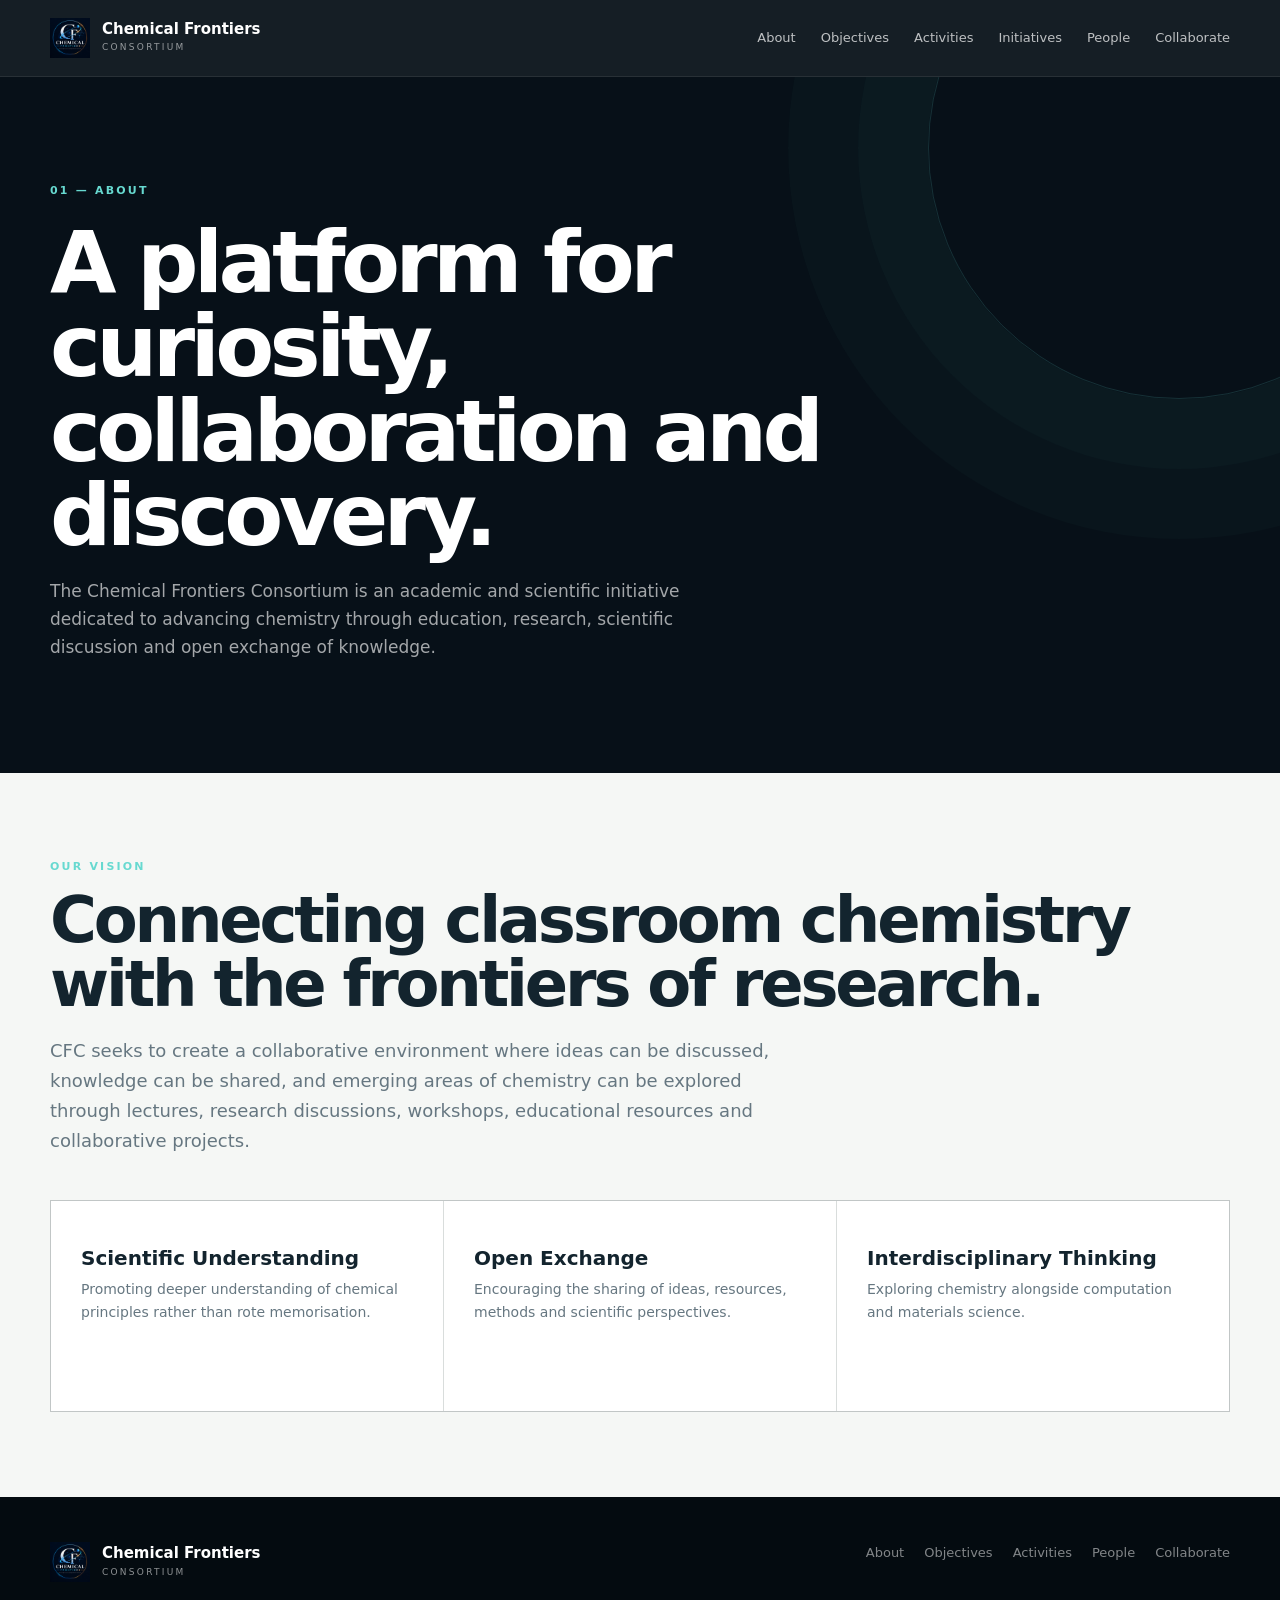
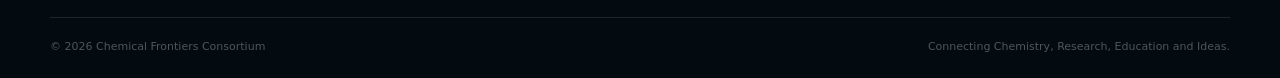
<file: about.html>
<!DOCTYPE html><html lang="en"><head><meta charset="UTF-8"><meta name="viewport" content="width=device-width,initial-scale=1.0"><meta name="description" content="Chemical Frontiers Consortium"><title>About — Chemical Frontiers Consortium</title><link rel="icon" href="assets/logo.jpg"><link rel="stylesheet" href="style.css"></head><body><header class="site-header"><nav class="nav container">
<a class="brand" href="index.html"><img src="assets/logo.jpg" alt=""><span><strong>Chemical Frontiers</strong><small>CONSORTIUM</small></span></a>
<button class="menu" aria-label="Menu">☰</button>
<div class="nav-links">
<a href="about.html">About</a><a href="objectives.html">Objectives</a><a href="activities.html">Activities</a><a href="initiatives.html">Initiatives</a><a href="people.html">People</a><a href="collaborate.html">Collaborate</a>
</div></nav></header><section class="hero"><div class="container"><div class="eyebrow">01 — ABOUT</div><h1>A platform for curiosity, collaboration and discovery.</h1><p>The Chemical Frontiers Consortium is an academic and scientific initiative dedicated to advancing chemistry through education, research, scientific discussion and open exchange of knowledge.</p></div></section><main class="page "><div class="container"><div class="label">OUR VISION</div><h2 class="page-title">Connecting classroom chemistry with the frontiers of research.</h2><p class="lead">CFC seeks to create a collaborative environment where ideas can be discussed, knowledge can be shared, and emerging areas of chemistry can be explored through lectures, research discussions, workshops, educational resources and collaborative projects.</p><div class="grid"><div class="card"><h3>Scientific Understanding</h3><p>Promoting deeper understanding of chemical principles rather than rote memorisation.</p></div><div class="card"><h3>Open Exchange</h3><p>Encouraging the sharing of ideas, resources, methods and scientific perspectives.</p></div><div class="card"><h3>Interdisciplinary Thinking</h3><p>Exploring chemistry alongside computation and materials science.
</p></div></div></div></main><footer><div class="container"><div class="footer-top"><div><a class="brand" href="index.html"><img src="assets/logo.jpg" alt=""><span><strong>Chemical Frontiers</strong><small>CONSORTIUM</small></span></a></div><div class="footer-links"><a href="about.html">About</a><a href="objectives.html">Objectives</a><a href="activities.html">Activities</a><a href="people.html">People</a><a href="collaborate.html">Collaborate</a></div></div><div class="footer-bottom"><span>© <span id="year"></span> Chemical Frontiers Consortium</span><span>Connecting Chemistry, Research, Education and Ideas.</span></div></div></footer><script src="script.js"></script></body></html>
</file>
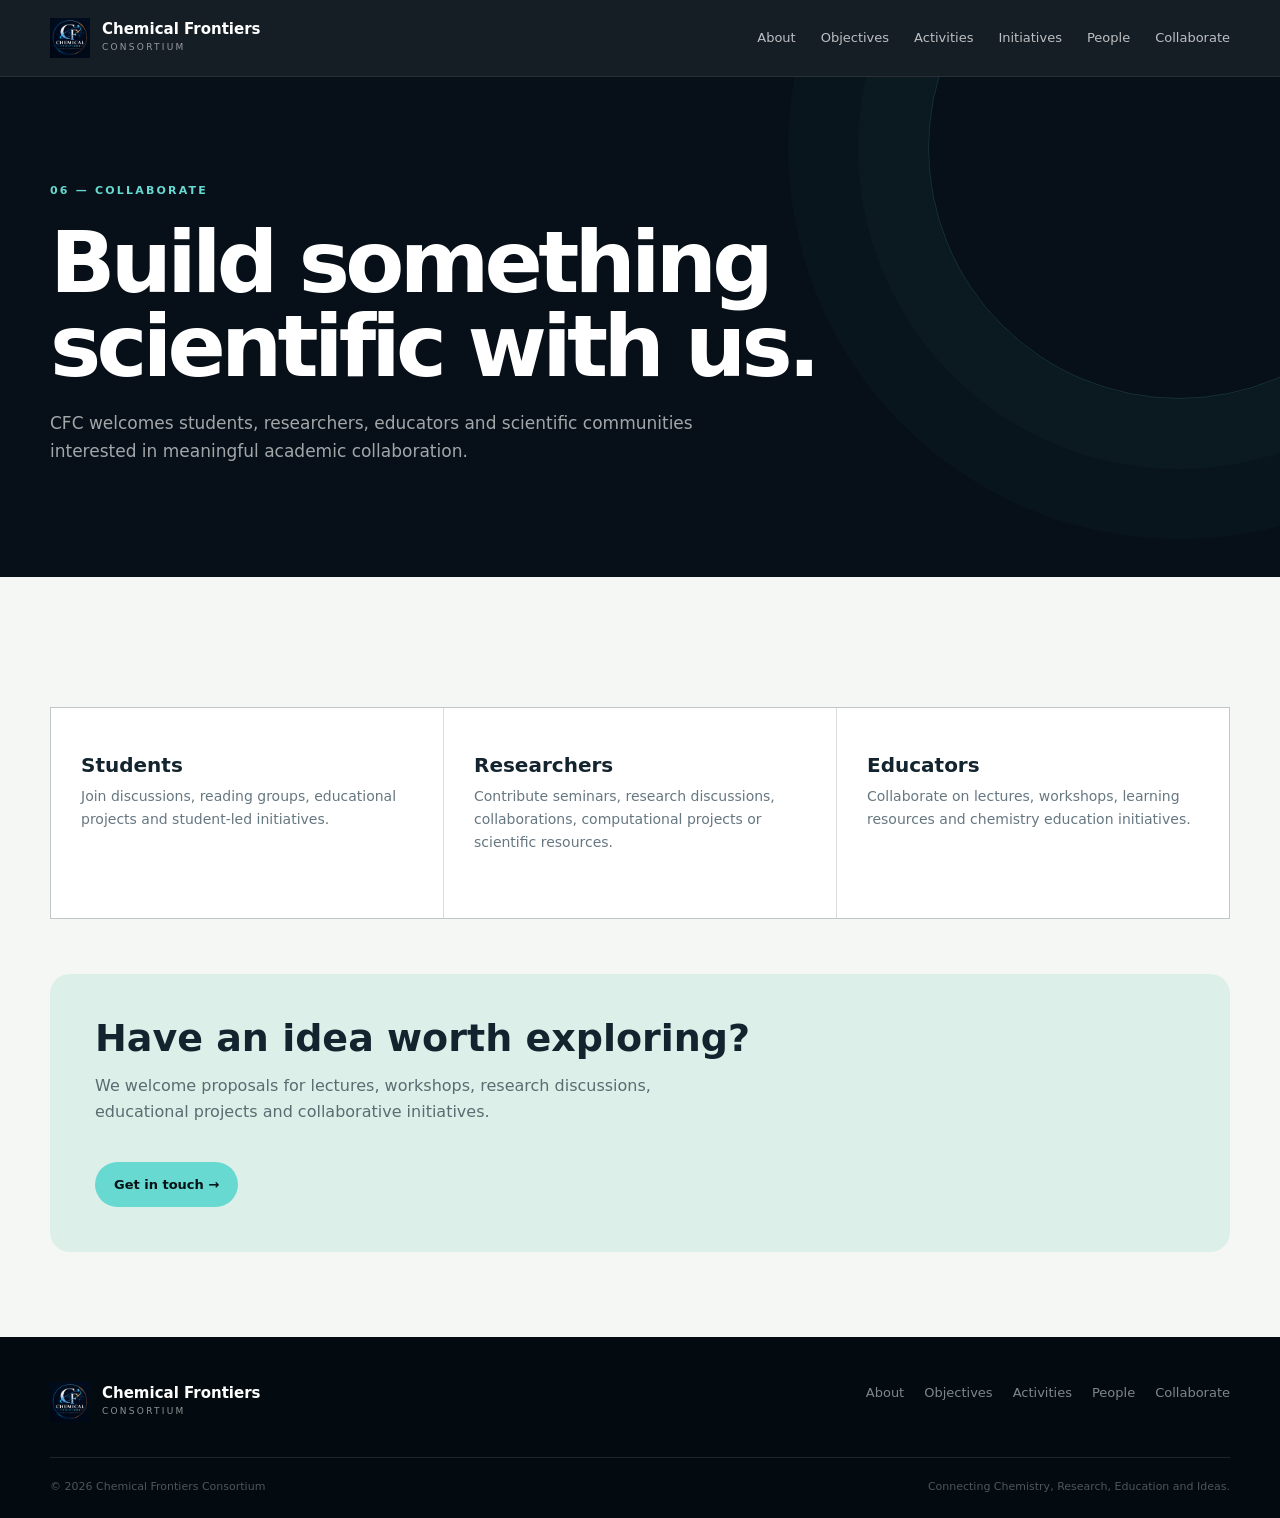
<file: collaborate.html>
<!DOCTYPE html><html lang="en"><head><meta charset="UTF-8"><meta name="viewport" content="width=device-width,initial-scale=1.0"><meta name="description" content="Chemical Frontiers Consortium"><title>Collaborate — Chemical Frontiers Consortium</title><link rel="icon" href="assets/logo.jpg"><link rel="stylesheet" href="style.css"></head><body><header class="site-header"><nav class="nav container">
<a class="brand" href="index.html"><img src="assets/logo.jpg" alt=""><span><strong>Chemical Frontiers</strong><small>CONSORTIUM</small></span></a>
<button class="menu" aria-label="Menu">☰</button>
<div class="nav-links">
<a href="about.html">About</a><a href="objectives.html">Objectives</a><a href="activities.html">Activities</a><a href="initiatives.html">Initiatives</a><a href="people.html">People</a><a href="collaborate.html">Collaborate</a>
</div></nav></header><section class="hero"><div class="container"><div class="eyebrow">06 — COLLABORATE</div><h1>Build something scientific with us.</h1><p>CFC welcomes students, researchers, educators and scientific communities interested in meaningful academic collaboration.</p></div></section><main class="page "><div class="container"><div class="grid"><div class="card"><h3>Students</h3><p>Join discussions, reading groups, educational projects and student-led initiatives.</p></div><div class="card"><h3>Researchers</h3><p>Contribute seminars, research discussions, collaborations, computational projects or scientific resources.</p></div><div class="card"><h3>Educators</h3><p>Collaborate on lectures, workshops, learning resources and chemistry education initiatives.</p></div></div><div class="cta"><h2>Have an idea worth exploring?</h2><p>We welcome proposals for lectures, workshops, research discussions, educational projects and collaborative initiatives.</p><a class="btn primary" href="mailto:notes.aab.24@gmail.com">Get in touch →</a></div></div></main><footer><div class="container"><div class="footer-top"><div><a class="brand" href="index.html"><img src="assets/logo.jpg" alt=""><span><strong>Chemical Frontiers</strong><small>CONSORTIUM</small></span></a></div><div class="footer-links"><a href="about.html">About</a><a href="objectives.html">Objectives</a><a href="activities.html">Activities</a><a href="people.html">People</a><a href="collaborate.html">Collaborate</a></div></div><div class="footer-bottom"><span>© <span id="year"></span> Chemical Frontiers Consortium</span><span>Connecting Chemistry, Research, Education and Ideas.</span></div></div></footer><script src="script.js"></script></body></html>
</file>
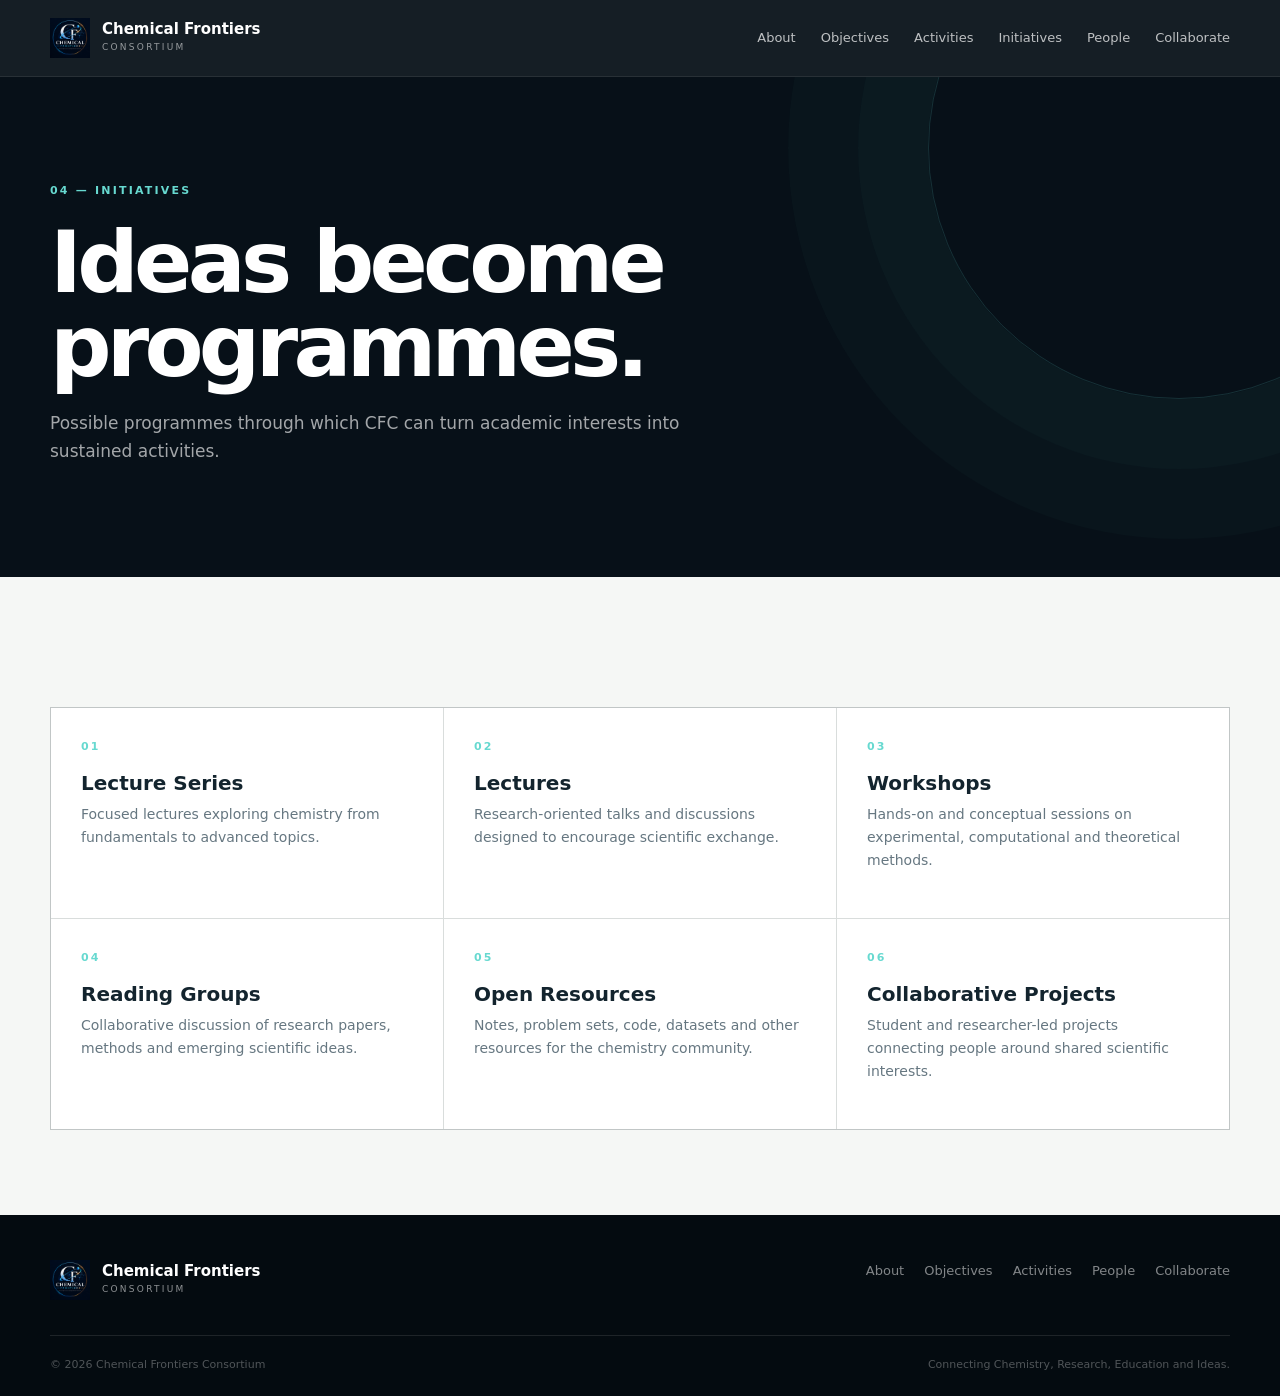
<file: initiatives.html>
<!DOCTYPE html><html lang="en"><head><meta charset="UTF-8"><meta name="viewport" content="width=device-width,initial-scale=1.0"><meta name="description" content="Chemical Frontiers Consortium"><title>Initiatives — Chemical Frontiers Consortium</title><link rel="icon" href="assets/logo.jpg"><link rel="stylesheet" href="style.css"></head><body><header class="site-header"><nav class="nav container">
<a class="brand" href="index.html"><img src="assets/logo.jpg" alt=""><span><strong>Chemical Frontiers</strong><small>CONSORTIUM</small></span></a>
<button class="menu" aria-label="Menu">☰</button>
<div class="nav-links">
<a href="about.html">About</a><a href="objectives.html">Objectives</a><a href="activities.html">Activities</a><a href="initiatives.html">Initiatives</a><a href="people.html">People</a><a href="collaborate.html">Collaborate</a>
</div></nav></header><section class="hero"><div class="container"><div class="eyebrow">04 — INITIATIVES</div><h1>Ideas become programmes.</h1><p>Possible programmes through which CFC can turn academic interests into sustained activities.</p></div></section><main class="page "><div class="container"><div class="grid"><div class="card"><div class="label">01</div><h3>Lecture Series</h3><p>Focused lectures exploring chemistry from fundamentals to advanced topics.
</p></div><div class="card"><div class="label">02</div><h3>Lectures</h3><p>Research-oriented talks and discussions designed to encourage scientific exchange.</p></div><div class="card"><div class="label">03</div><h3>Workshops</h3><p>Hands-on and conceptual sessions on experimental, computational and theoretical methods.</p></div><div class="card"><div class="label">04</div><h3>Reading Groups</h3><p>Collaborative discussion of research papers, methods and emerging scientific ideas.</p></div><div class="card"><div class="label">05</div><h3>Open Resources</h3><p>Notes, problem sets, code, datasets and other resources for the chemistry community.</p></div><div class="card"><div class="label">06</div><h3>Collaborative Projects</h3><p>Student and researcher-led projects connecting people around shared scientific interests.</p></div></div></div></main><footer><div class="container"><div class="footer-top"><div><a class="brand" href="index.html"><img src="assets/logo.jpg" alt=""><span><strong>Chemical Frontiers</strong><small>CONSORTIUM</small></span></a></div><div class="footer-links"><a href="about.html">About</a><a href="objectives.html">Objectives</a><a href="activities.html">Activities</a><a href="people.html">People</a><a href="collaborate.html">Collaborate</a></div></div><div class="footer-bottom"><span>© <span id="year"></span> Chemical Frontiers Consortium</span><span>Connecting Chemistry, Research, Education and Ideas.</span></div></div></footer><script src="script.js"></script></body></html>
</file>
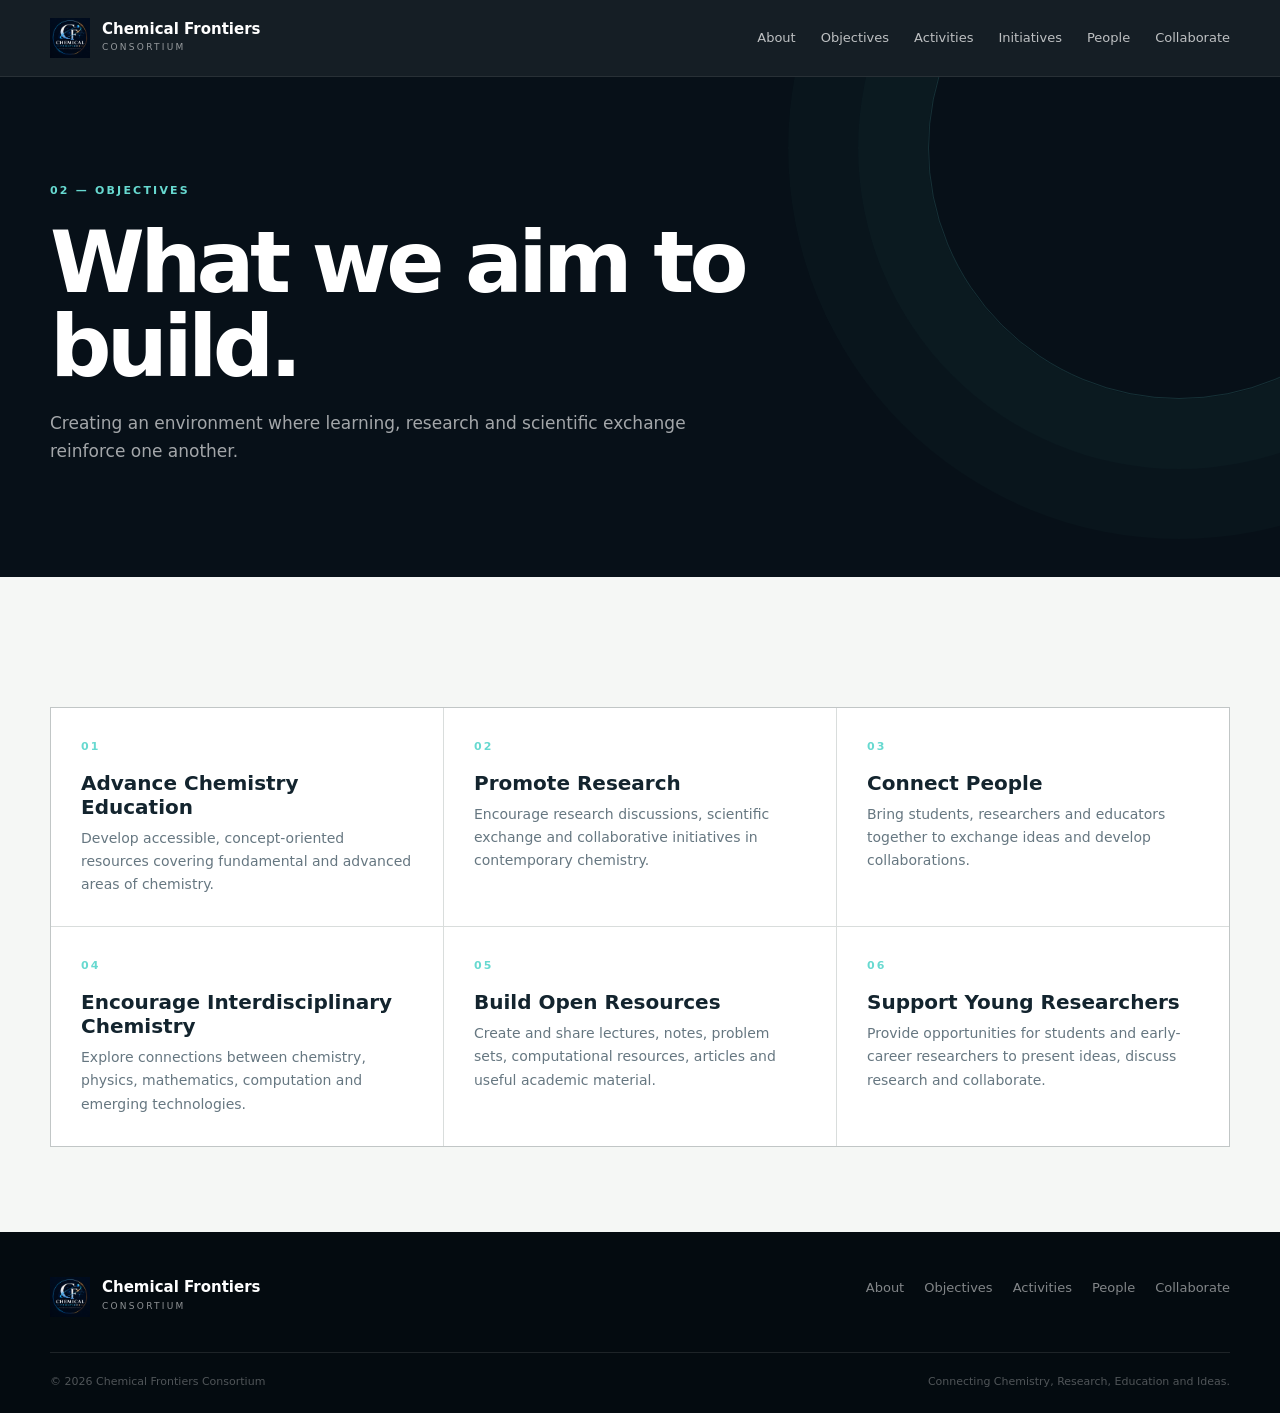
<file: objectives.html>
<!DOCTYPE html><html lang="en"><head><meta charset="UTF-8"><meta name="viewport" content="width=device-width,initial-scale=1.0"><meta name="description" content="Chemical Frontiers Consortium"><title>Objectives — Chemical Frontiers Consortium</title><link rel="icon" href="assets/logo.jpg"><link rel="stylesheet" href="style.css"></head><body><header class="site-header"><nav class="nav container">
<a class="brand" href="index.html"><img src="assets/logo.jpg" alt=""><span><strong>Chemical Frontiers</strong><small>CONSORTIUM</small></span></a>
<button class="menu" aria-label="Menu">☰</button>
<div class="nav-links">
<a href="about.html">About</a><a href="objectives.html">Objectives</a><a href="activities.html">Activities</a><a href="initiatives.html">Initiatives</a><a href="people.html">People</a><a href="collaborate.html">Collaborate</a>
</div></nav></header><section class="hero"><div class="container"><div class="eyebrow">02 — OBJECTIVES</div><h1>What we aim to build.</h1><p>Creating an environment where learning, research and scientific exchange reinforce one another.</p></div></section><main class="page "><div class="container"><div class="grid"><div class="card"><div class="label">01</div><h3>Advance Chemistry Education</h3><p>Develop accessible, concept-oriented resources covering fundamental and advanced areas of chemistry.</p></div><div class="card"><div class="label">02</div><h3>Promote Research</h3><p>Encourage research discussions, scientific exchange and collaborative initiatives in contemporary chemistry.</p></div><div class="card"><div class="label">03</div><h3>Connect People</h3><p>Bring students, researchers and educators together to exchange ideas and develop collaborations.</p></div><div class="card"><div class="label">04</div><h3>Encourage Interdisciplinary Chemistry</h3><p>Explore connections between chemistry, physics, mathematics, computation and emerging technologies.
</p></div><div class="card"><div class="label">05</div><h3>Build Open Resources</h3><p>Create and share lectures, notes, problem sets, computational resources, articles and useful academic material.</p></div><div class="card"><div class="label">06</div><h3>Support Young Researchers</h3><p>Provide opportunities for students and early-career researchers to present ideas, discuss research and collaborate.</p></div></div></div></main><footer><div class="container"><div class="footer-top"><div><a class="brand" href="index.html"><img src="assets/logo.jpg" alt=""><span><strong>Chemical Frontiers</strong><small>CONSORTIUM</small></span></a></div><div class="footer-links"><a href="about.html">About</a><a href="objectives.html">Objectives</a><a href="activities.html">Activities</a><a href="people.html">People</a><a href="collaborate.html">Collaborate</a></div></div><div class="footer-bottom"><span>© <span id="year"></span> Chemical Frontiers Consortium</span><span>Connecting Chemistry, Research, Education and Ideas.</span></div></div></footer><script src="script.js"></script></body></html>
</file>
<file: style.css>
:root{
  --navy:#071018;--navy2:#0d1b25;--paper:#f5f7f5;--white:#fff;
  --ink:#13242e;--muted:#667781;--line:rgba(19,36,46,.12);
  --accent:#67d9d0;--accent2:#18a69d;--max:1180px;
}
*{box-sizing:border-box}html{scroll-behavior:smooth}body{margin:0;font-family:Inter,system-ui,-apple-system,"Segoe UI",sans-serif;color:var(--ink);background:var(--paper);line-height:1.65}
a{text-decoration:none;color:inherit}.container{width:min(var(--max),calc(100% - 48px));margin:auto}
.site-header{position:sticky;top:0;z-index:50;background:rgba(7,16,24,.94);backdrop-filter:blur(14px);border-bottom:1px solid rgba(255,255,255,.08)}
.nav{min-height:76px;display:flex;align-items:center;justify-content:space-between}.brand{display:flex;align-items:center;gap:12px;color:white}.brand img{width:40px;height:40px}.brand strong{display:block;font-size:15px;line-height:1.1}.brand small{display:block;font-size:9px;letter-spacing:.25em;opacity:.55;margin-top:3px}
.nav-links{display:flex;gap:25px;color:rgba(255,255,255,.72);font-size:13px}.nav-links a:hover,.nav-links a.active{color:var(--accent)}
.menu{display:none;background:none;border:0;color:white;font-size:27px}
.hero{background:var(--navy);color:white;padding:105px 0 95px;position:relative;overflow:hidden}.hero:after{content:"";position:absolute;width:500px;height:500px;border:1px solid rgba(103,217,208,.16);border-radius:50%;right:-150px;top:-180px;box-shadow:0 0 0 70px rgba(103,217,208,.025),0 0 0 140px rgba(103,217,208,.018)}
.eyebrow,.label{font-size:11px;letter-spacing:.2em;font-weight:800;color:var(--accent)}.hero h1{font-size:clamp(48px,7vw,86px);line-height:.98;letter-spacing:-.055em;max-width:850px;margin:20px 0}.hero h1 span{color:var(--accent)}.hero p{max-width:680px;color:rgba(255,255,255,.63);font-size:17px}
.btn{display:inline-flex;padding:12px 19px;border-radius:999px;font-size:13px;font-weight:700;margin-top:20px}.primary{background:var(--accent);color:#061316}.outline{border:1px solid rgba(255,255,255,.2);color:white;margin-left:8px}
.page{padding:85px 0}.page-title{font-size:clamp(40px,5vw,64px);line-height:1;letter-spacing:-.05em;margin:12px 0 20px}.lead{font-size:18px;color:var(--muted);max-width:760px}
.grid{display:grid;grid-template-columns:repeat(3,1fr);gap:1px;background:var(--line);border:1px solid var(--line);margin-top:45px}.card{background:white;padding:30px;min-height:210px}.card h3{margin:15px 0 8px;font-size:20px;line-height:1.2}.card p{color:var(--muted);font-size:14px;margin:0}
.dark{background:var(--navy);color:white}.dark .card{background:var(--navy2)}.dark .card p{color:rgba(255,255,255,.56)}
.list{margin-top:45px;border-top:1px solid var(--line)}.row{display:grid;grid-template-columns:250px 1fr;gap:30px;padding:23px 0;border-bottom:1px solid var(--line)}.row strong{font-size:16px}.row span{color:var(--muted);font-size:14px}
.people{display:grid;grid-template-columns:1fr 1fr;gap:22px;margin-top:45px}.person{background:white;border:1px solid var(--line);padding:30px;border-radius:18px}.initial{width:90px;height:90px;border-radius:50%;display:grid;place-items:center;background:var(--navy);color:var(--accent);font-weight:800;margin-bottom:25px}.person .role{font-size:10px;letter-spacing:.18em;color:var(--accent2);font-weight:800}.person h2{margin:7px 0;font-size:25px}.person p{color:var(--muted);font-size:14px}
.cta{background:#dcefe9;padding:45px;border-radius:20px;margin-top:55px}.cta h2{font-size:38px;line-height:1;margin:0 0 12px}.cta p{color:#5b6c70;max-width:650px}
footer{background:#040b10;color:white;padding:45px 0 22px;margin-top:0}.footer-top{display:flex;justify-content:space-between;gap:30px}.footer-links{display:flex;gap:20px;flex-wrap:wrap;color:rgba(255,255,255,.5);font-size:13px}.footer-bottom{border-top:1px solid rgba(255,255,255,.1);margin-top:35px;padding-top:20px;color:rgba(255,255,255,.3);font-size:11px;display:flex;justify-content:space-between}
@media(max-width:800px){.nav-links{display:none;position:absolute;top:76px;left:0;right:0;background:var(--navy);padding:20px 24px;flex-direction:column}.nav-links.open{display:flex}.menu{display:block}.grid{grid-template-columns:1fr 1fr}.people{grid-template-columns:1fr}.row{grid-template-columns:1fr;gap:5px}}
@media(max-width:560px){.container{width:calc(100% - 32px)}.grid{grid-template-columns:1fr}.hero{padding:75px 0}.page{padding:65px 0}.footer-top,.footer-bottom{flex-direction:column}.outline{margin-left:0}}
</file>
